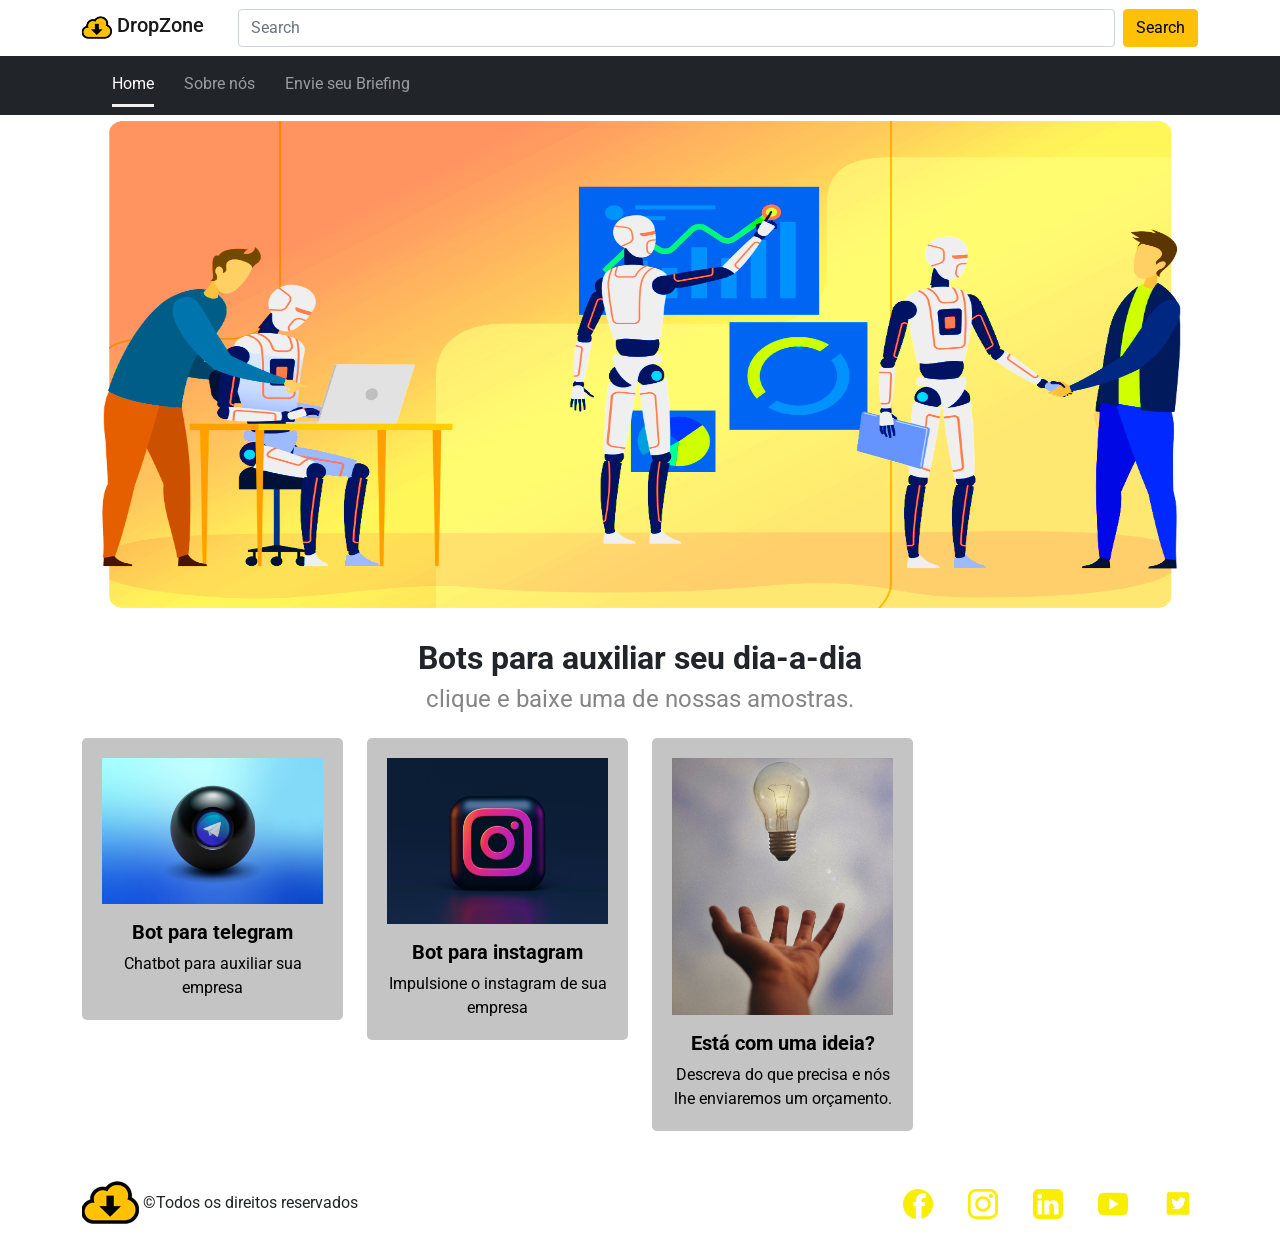
<file: bots.html>
<!DOCTYPE html>

<html lang="pt-br">
<head>
      <!-- Required meta tags -->
      <meta charset="utf-8">
      <meta name="viewport" content="width=device-width, initial-scale=1">
      <link rel="sortcut icon" href="img/Favicon.png" type="image/png">

      <!-- google fonts -->

      <link rel="preconnect" href="https://fonts.gstatic.com">
      <link href="https://fonts.googleapis.com/css2?family=Roboto:ital,wght@0,400;0,700;1,500;1,900&display=swap" rel="stylesheet">

      <!-- Bootstrap CSS -->

      <link rel="stylesheet" href="css/main.css">

      <title>DZ۰you dream, we come true!</title>
</head>

<body>
<!--------------------------------------header-------------------------------------------->
  <div id="header">
       <!--style menu-->
    <div class="container">
     <nav class="navbar navbar navbar-light justify-content-between auto">
         <span class="navbar-brand mb-0 h1">
           <img src="img/Favicon.png" width="30" height="30" class="d-inline-block align-text-top">
           DropZone
         </span>

        <!--Centralized Search-->

        <div class="largura d-flex"> 
              <input class="form-control me-2" type="search" placeholder="Search" aria-label="Search">
              <button class="btn btn-warning" type="submit">Search</button>
        </div>
          
      </nav>
    </div>

    <!--page menu-->

    <nav class="navbar navbar-expand navbar-dark bg-dark ">
        
        <div class="container">
       
        <button class="navbar-toggler" type="button" data-bs-toggle="collapse" data-bs-target="#navbarNavDropdown" aria-controls="navbarNavDropdown" aria-expanded="false" aria-label="Toggle navigation">
          <span class="navbar-toggler-icon"></span>
        </button>

        <div class="collapse navbar-collapse" id="navbarNavDropdown">
          <ul class="navbar-nav">
            <li class="nav-item">
              <a class="nav-link hv active" aria-current="page" href="index.html">Home</a>
            </li>
            <li class="nav-item ">
              <a class="nav-link hv" href="sobrenos.html">Sobre nós</a>
            </li>
            <li class="nav-item">
              <a class="nav-link hv" href="briefing.html">Envie seu Briefing</a>
            </li>
          </ul>
        </div>
    </nav>

  </div>
<!--------------------------------------//header\\-------------------------------------------->
<div class="container">
   <img src="img/bots.png" class="paisagem ">
</div>
<!---------------------------------------Project´s-------------------------------------------->
  <div id="cards" class="block container">

    <div class="container">
      <h2 class="title text-center mt-4"> Bots para auxiliar seu dia-a-dia</h2>
      <h4 class= "subtittle text-center mb-4">clique e baixe uma de nossas amostras.</h4>
    </div>
    <div class="row"> 
      <div class="col-lg-3 col-mb-6 mb-4 mb-lg-0 ">
        <a href="bots/telegram bot.rar" class="destaque">
          <div class="img-container mb-3">
            <img src="img/telegram.jpg" class="img-fluid">
          </div>
          <h5>Bot para telegram</h5>
          <p class="mb-0"> Chatbot para auxiliar sua empresa </p>
        </a>
      </div>

      <div class="col-lg-3 col-mb-6 mb-4 mb-lg-0">
        <a href="bots/instagram bot.rar" class="destaque">
          <div class="img-container mb-3">
            <img src="img/instagram.jpg" class="img-fluid">
          </div>
          <h5> Bot para instagram </h5>
          <p class="mb-0">Impulsione o instagram de sua empresa</p>
        </a>
      </div>
      <div class="col-lg-3 col-mb-6 mb-4 mb-lg-0">
        <a href="https://erllanrego.github.io/ParallaxTurismo-CSS/" class="destaque">
          <div class="img-container mb-3">
            <img src="img/ideia.jpg" class="img-fluid">
          </div>
          <h5>Está com uma ideia?</h5>
          <p class="mb-0"> Descreva do que precisa e nós lhe enviaremos um orçamento.</p>
        </a>
      </div>
    </div>
    

  </div>





<!-------------------------------------//Project´s-------------------------------------------->





      <!-- Bootstrap Bundle with Popper -->
      <script src="https://cdn.jsdelivr.net/npm/bootstrap@5.0.0-beta3/dist/js/bootstrap.bundle.min.js" integrity="sha384-JEW9xMcG8R+pH31jmWH6WWP0WintQrMb4s7ZOdauHnUtxwoG2vI5DkLtS3qm9Ekf" crossorigin="anonymous"></script>

         <!--Rodade-->
         <div id="rodape">
          <div class="logo py-4 container">
            <div class="row">
                <div class="col-md-6 align-self-center">
                  <img src="img/Favicon.png" class="img-fluid"> &copy;Todos os direitos reservados
                </div>
                <div class="col-md-6 align-self-center">
                  <ul>
                      <li>
                        <a href="#"><img src="img/rodape/Facebook.png " class="icorp"></a>
                      </li>
                      <li>
                        <a href="#"><img src="img/rodape/instagram.png" class="icorp"></a>
                      </li>
                      <li>
                        <a href="#"><img src="img/rodape/linjpg.png" class="icorp"></a>
                      </li>
                      <li>
                        <a href="#"><img src="img/rodape/you.png" class="icorp"></a>
                      </li>
                      <li>
                        <a href="#"><img src="img/rodape/tw.png" class="icorp"></a>
                      </li>
                  </ul>
                </div>
            </div>
          </div>
        </div>
      <!--//Rodade-->
      

</body>

</html>
</file>
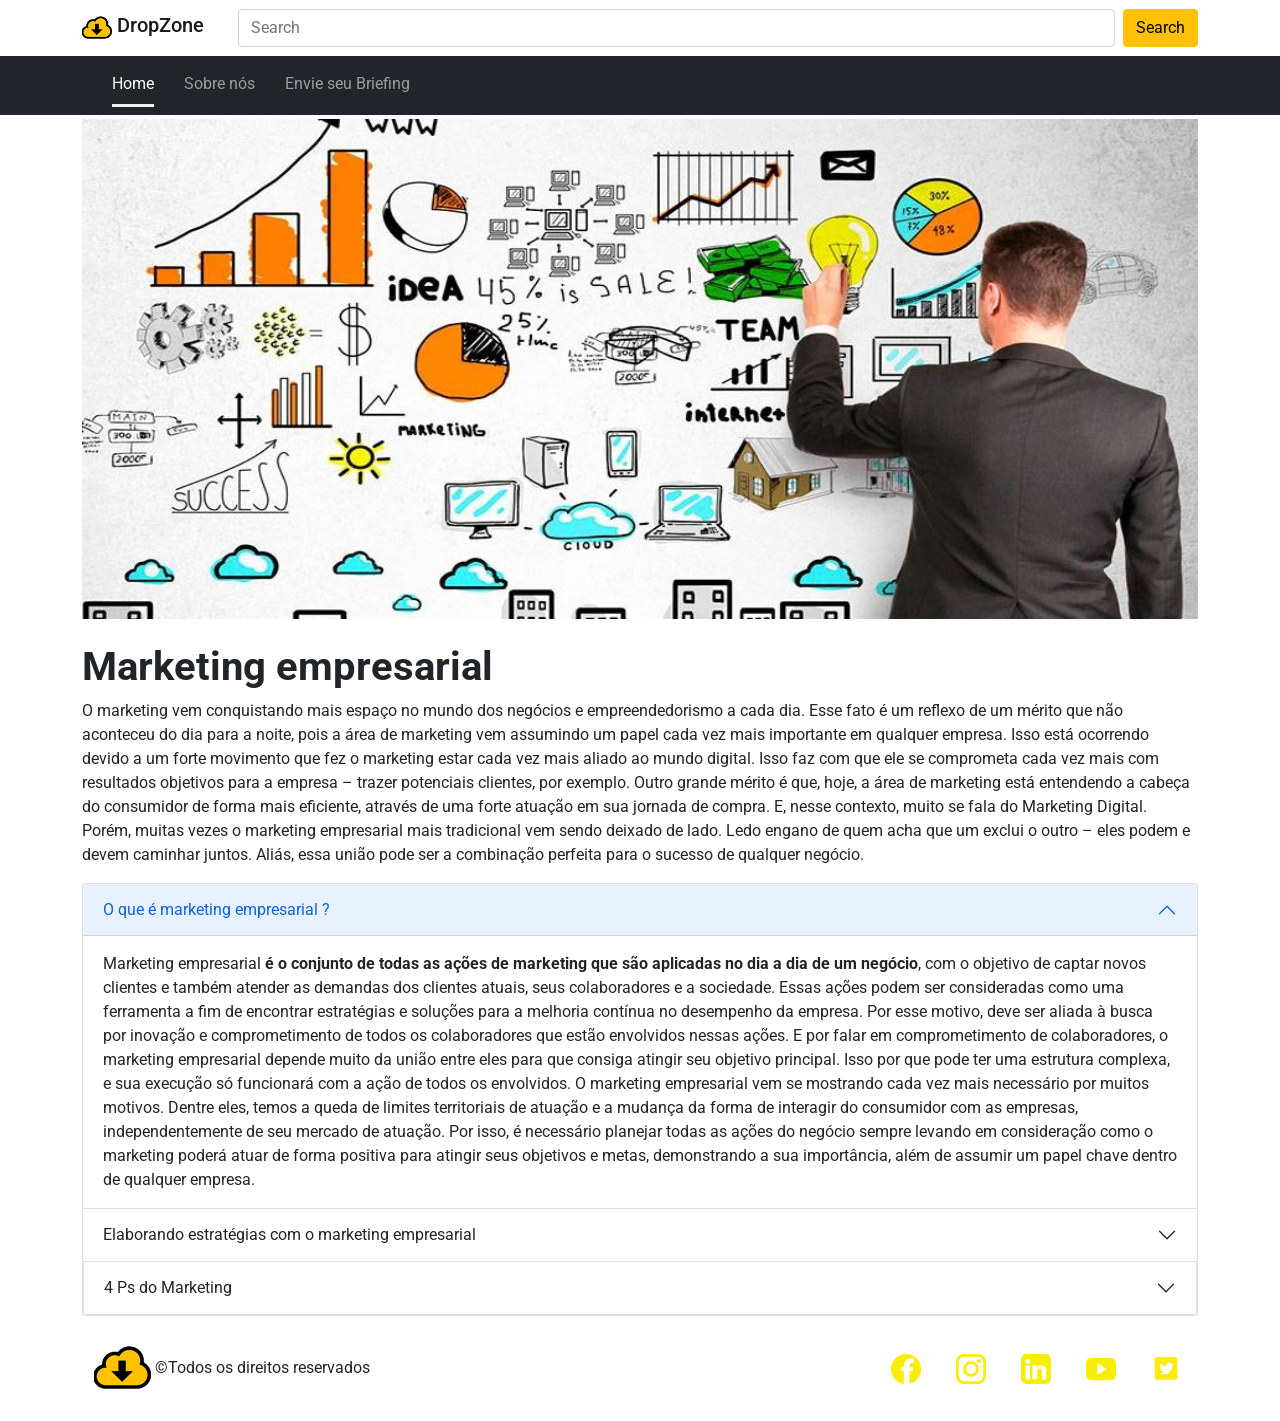
<file: marketingEmpresa.html>
<!DOCTYPE html>

<html lang="pt-br">

<head>
  <!-- Required meta tags -->
  <meta charset="utf-8">
  <meta name="viewport" content="width=device-width, initial-scale=1">
  <link rel="sortcut icon" href="img/Favicon.png" type="image/png">

  <!-- google fonts -->

  <link rel="preconnect" href="https://fonts.gstatic.com">
  <link href="https://fonts.googleapis.com/css2?family=Roboto:ital,wght@0,400;0,700;1,500;1,900&display=swap"
    rel="stylesheet">

  <!-- Bootstrap CSS -->

  <link rel="stylesheet" href="css/main.css">

  <title>DZ۰you dream, we come true!</title>
</head>

<body>
  <!--------------------------------------header-------------------------------------------->
  <div id="header">
    <!--style menu-->
    <div class="container">
      <nav class="navbar navbar navbar-light justify-content-between auto">
        <span class="navbar-brand mb-0 h1">
          <img src="img/Favicon.png" width="30" height="30" class="d-inline-block align-text-top">
          DropZone
        </span>

        <!--Centralized Search-->

        <div class="largura d-flex">
          <input class="form-control me-2" type="search" placeholder="Search" aria-label="Search">
          <button class="btn btn-warning" type="submit">Search</button>
        </div>

      </nav>
    </div>

    <!--page menu-->

    <nav class="navbar navbar-expand navbar-dark bg-dark ">

      <div class="container">

        <button class="navbar-toggler" type="button" data-bs-toggle="collapse" data-bs-target="#navbarNavDropdown"
          aria-controls="navbarNavDropdown" aria-expanded="false" aria-label="Toggle navigation">
          <span class="navbar-toggler-icon"></span>
        </button>

        <div class="collapse navbar-collapse" id="navbarNavDropdown">
          <ul class="navbar-nav">
            <li class="nav-item">
              <a class="nav-link hv active" aria-current="page" href="index.html">Home</a>
            </li>
            <li class="nav-item ">
              <a class="nav-link hv" href="sobrenos.html">Sobre nós</a>
            </li>
            <li class="nav-item">
              <a class="nav-link hv" href="briefing.html">Envie seu Briefing</a>
            </li>
          </ul>
        </div>
    </nav>

  </div>
  <!--------------------------------------//header\\-------------------------------------------->
  <!----------------------------------------SLIDER---------------------------------------------->
  <div class="container mt-1">
    <img src="img/ME.jpg" class="paisagem">
  </div>

  <!----------------------------------------SLIDER---------------------------------------------->
  <!---------------------------------------Project´s-------------------------------------------->
  <div class="container mt-4">
    <h1>Marketing empresarial</h1>
    <p>O marketing vem conquistando mais espaço no mundo dos negócios e empreendedorismo a cada dia. Esse fato é um
      reflexo de um mérito que não aconteceu do dia para a noite, pois a área de marketing vem assumindo um papel cada
      vez mais importante em qualquer empresa.
      Isso está ocorrendo devido a um forte movimento que fez o marketing estar cada vez mais aliado ao mundo digital.
      Isso faz com que ele se comprometa cada vez mais com resultados objetivos para a empresa – trazer potenciais
      clientes, por exemplo.
      Outro grande mérito é que, hoje, a área de marketing está entendendo a cabeça do consumidor de forma mais
      eficiente, através de uma forte atuação em sua jornada de compra.
      E, nesse contexto, muito se fala do Marketing Digital. Porém, muitas vezes o marketing empresarial mais
      tradicional vem sendo deixado de lado. Ledo engano de quem acha que um exclui o outro – eles podem e devem
      caminhar juntos. Aliás, essa união pode ser a combinação perfeita para o sucesso de qualquer negócio.


    <div class="accordion" id="accordionExample">
      <div class="accordion-item">
        <h2 class="accordion-header" id="headingOne">
          <button class="accordion-button" type="button" data-bs-toggle="collapse" data-bs-target="#collapseOne"
            aria-expanded="true" aria-controls="collapseOne">
            O que é marketing empresarial ?
          </button>
        </h2>
        <div id="collapseOne" class="accordion-collapse collapse show" aria-labelledby="headingOne"
          data-bs-parent="#accordionExample">
          <div class="accordion-body">
            Marketing empresarial <strong>é
              o conjunto de todas as ações de marketing que são aplicadas no dia a dia de um negócio</strong>, com o
            objetivo de
            captar novos clientes e também atender as demandas dos clientes atuais, seus colaboradores e a sociedade.
            Essas ações podem ser consideradas como uma ferramenta a fim de encontrar estratégias e soluções para a
            melhoria contínua no desempenho da empresa. Por esse motivo, deve ser aliada à busca por inovação e
            comprometimento de todos os colaboradores que estão envolvidos nessas ações.
            E por falar em comprometimento de colaboradores, o marketing empresarial depende muito da união entre eles
            para que consiga atingir seu objetivo principal. Isso por que pode ter uma estrutura complexa, e sua
            execução só funcionará com a ação de todos os envolvidos.
            O marketing empresarial vem se mostrando cada vez mais necessário por muitos motivos. Dentre eles, temos a
            queda de limites territoriais de atuação e a mudança da forma de interagir do consumidor com as empresas,
            independentemente de seu mercado de atuação.
            Por isso, é necessário planejar todas as ações do negócio sempre levando em consideração como o marketing
            poderá atuar de forma positiva para atingir seus objetivos e metas, demonstrando a sua importância, além de
            assumir um papel chave dentro de qualquer empresa.

          </div>
        </div>
      </div>
      <div class="accordion-item">
        <h2 class="accordion-header" id="headingTwo">
          <button class="accordion-button collapsed" type="button" data-bs-toggle="collapse"
            data-bs-target="#collapseTwo" aria-expanded="false" aria-controls="collapseTwo">
            Elaborando estratégias com o marketing empresarial
          </button>
        </h2>
        <div id="collapseTwo" class="accordion-collapse collapse" aria-labelledby="headingTwo"
          data-bs-parent="#accordionExample">
          <div class="accordion-body">
            Para que as estratégias da empresa sejam elaboradas de forma a atender às boas práticas do marketing
            empresarial, deve-se levar em consideração o que se chama de 4 Ps do Marketing: <strong> Produto, Preço,
              Praça e
              Promoção.</strong>
          </div>
        </div>
        <div class="accordion-item">
          <h2 class="accordion-header" id="headingThree">
            <button class="accordion-button collapsed" type="button" data-bs-toggle="collapse"
              data-bs-target="#collapseThree" aria-expanded="false" aria-controls="collapseThree">
              4 Ps do Marketing
            </button>
          </h2>
          <div id="collapseThree" class="accordion-collapse collapse" aria-labelledby="headingThree"
            data-bs-parent="#accordionExample">
            <div class="accordion-body">
              <h6>Produto</h6>
              O primeiro P está relacionado com o que o negócio irá vender, independentemente se será um produto ou
              serviço.
              Aqui é o momento de mostrar que a empresa não está vendendo somente um serviço ou produto e sim uma
              solução ou uma maneira de sanar o problema que ela se propõe a resolver.
              É de extrema importância transmitir isso com clareza, além de destacar os seus diferenciais.
              <br>  
              <h6>Preço</h6>
              O preço nada mais é do que o valor monetário que a empresa está assumindo que vale pela troca de seus
              serviços.
              Por isso é importante que ele seja considerado justo para ambas as partes, tanto para a empresa, tanto
              para o consumidor.
              Negócios que expõem a maneira de precificação do produto de forma transparente associando com suas
              vantagens, ganham uma credibilidade maior por parte do seu público-alvo.

              <h6>Praça</h6>
              Tradicionalmente, a praça é considerada o ponto comercial da empresa. Indo mais a fundo, na verdade
              significa a maneira com que o produto ou serviço será distribuído.
              Sabemos que majoritariamente os negócios não distribuem seus produtos somente através de um ponto físico,
              então há diversas maneiras de fazer isso. Podemos citar como exemplos catálogos, revendedores, parceiros e
              a internet.

             <h6>Promoção</h6>
              O último P se refere à promoção, que nada mais é do que a divulgação do produto. Ou seja, quais são os
              canais em que a empresa irá investir para expor e demonstrar ao mundo a sua solução.
              Nesse sentido, é importante levar em consideração quais são os melhores canais de divulgação para
              encontrar seu público-alvo, como irá investir neles e, após isso, como será o processo de vendas por meio
              deles.

            </div>
          </div>
        </div>
      
        
      </div>
    </div>




    <!-------------------------------------//Project´s-------------------------------------------->
    <!--Rodade-->
    <div id="rodape">
      <div class="logo py-4 container">
        <div class="row">
          <div class="col-md-6 align-self-center">
            <img src="img/Favicon.png" class="img-fluid"> &copy;Todos os direitos reservados
          </div>
          <div class="col-md-6 align-self-center">
            <ul>
              <li>
                <a href="#"><img src="img/rodape/Facebook.png " class="icorp"></a>
              </li>
              <li>
                <a href="#"><img src="img/rodape/instagram.png" class="icorp"></a>
              </li>
              <li>
                <a href="#"><img src="img/rodape/linjpg.png" class="icorp"></a>
              </li>
              <li>
                <a href="#"><img src="img/rodape/you.png" class="icorp"></a>
              </li>
              <li>
                <a href="#"><img src="img/rodape/tw.png" class="icorp"></a>
              </li>
            </ul>
          </div>
        </div>
      </div>
    </div>
    <!--//Rodade-->





    <!-- Bootstrap Bundle with Popper -->
    <script src="https://cdn.jsdelivr.net/npm/bootstrap@5.0.0-beta3/dist/js/bootstrap.bundle.min.js"
      integrity="sha384-JEW9xMcG8R+pH31jmWH6WWP0WintQrMb4s7ZOdauHnUtxwoG2vI5DkLtS3qm9Ekf"
      crossorigin="anonymous"></script>

</body>

</html>
</file>
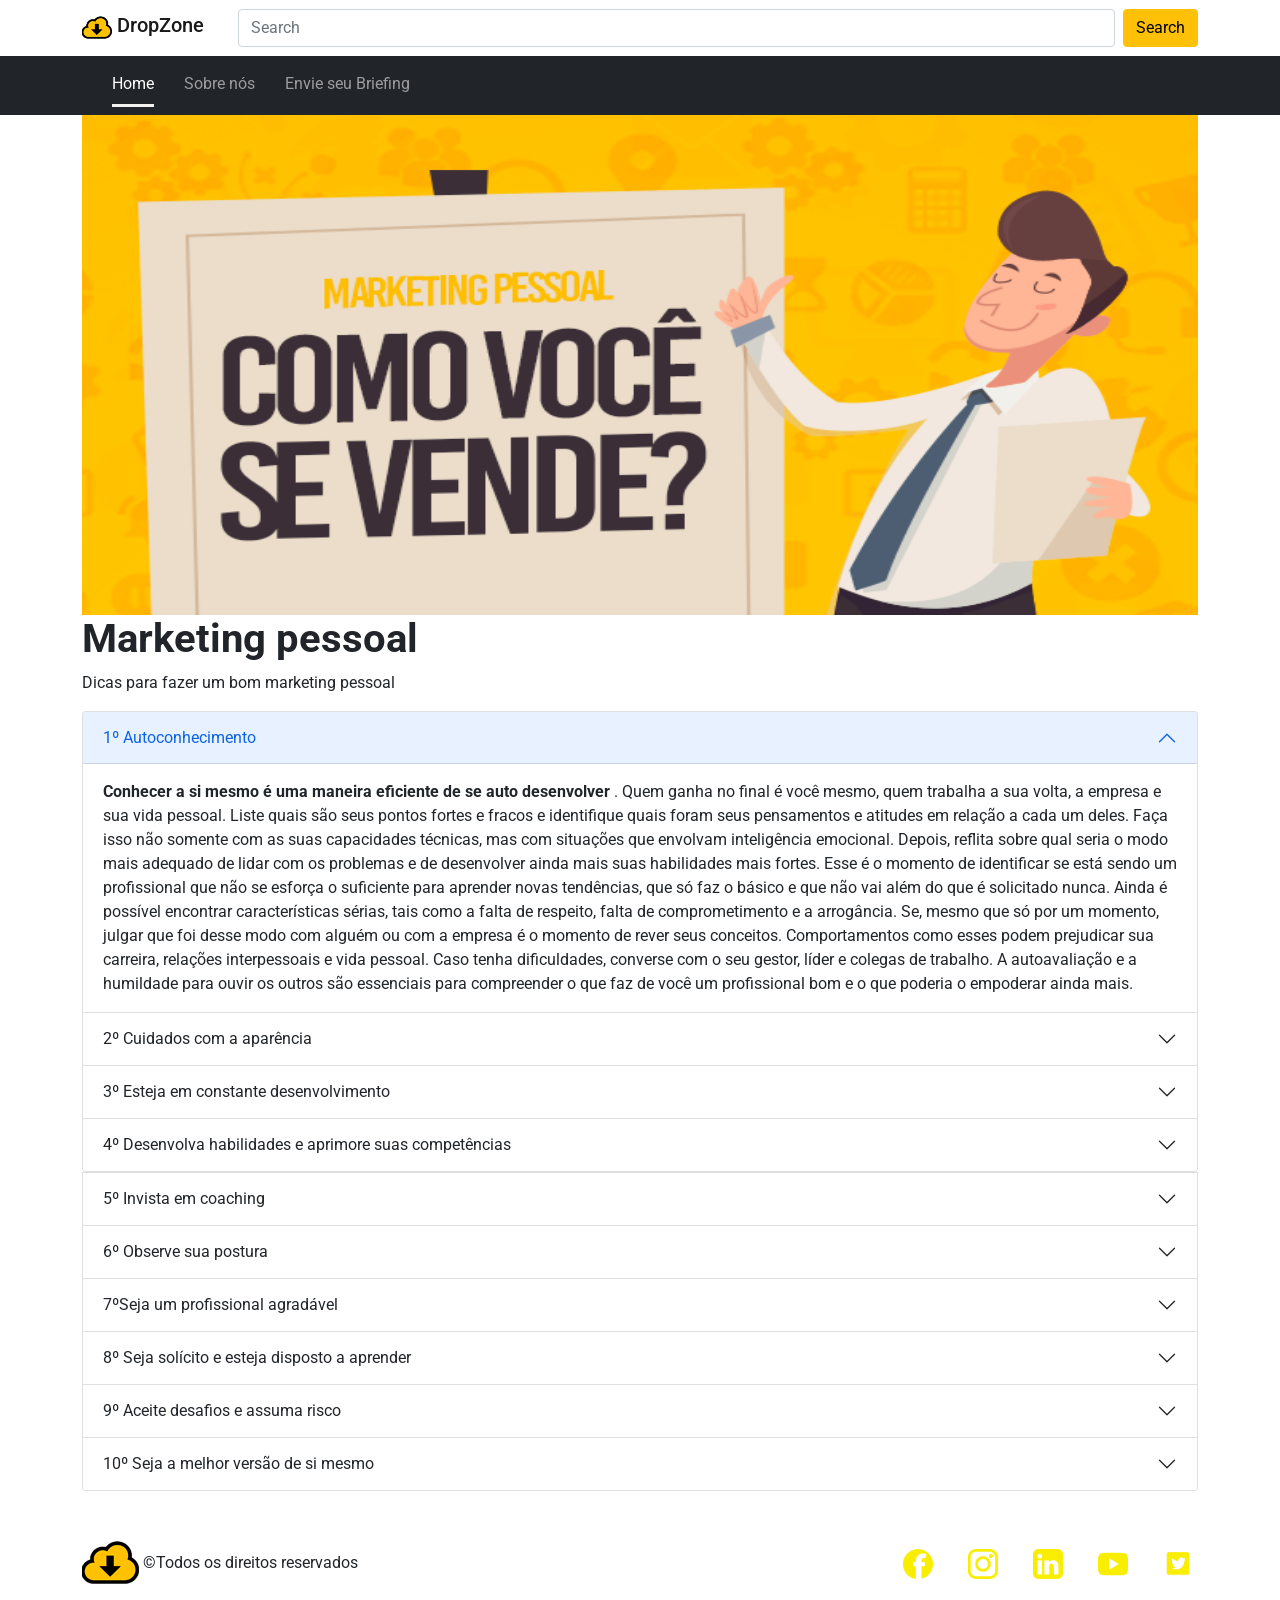
<file: marketingPessoal.html>
<!--Dropzone-Portfolio Project -->
<!DOCTYPE html>

<html lang="pt-br">

<head>
  <!-- Required meta tags -->
  <meta charset="utf-8">
  <meta name="viewport" content="width=device-width, initial-scale=1">
  <link rel="sortcut icon" href="img/Favicon.png" type="image/png">

  <!-- google fonts -->

  <link rel="preconnect" href="https://fonts.gstatic.com">
  <link href="https://fonts.googleapis.com/css2?family=Roboto:ital,wght@0,400;0,700;1,500;1,900&display=swap"
    rel="stylesheet">

  <!-- Bootstrap CSS -->

  <link rel="stylesheet" href="css/main.css">

  <title>DZ۰you dream, we come true!</title>
</head>

<body>
  <!--------------------------------------header-------------------------------------------->
  <div id="header">
    <!--style menu-->
    <div class="container">
      <nav class="navbar navbar navbar-light justify-content-between auto">
        <span class="navbar-brand mb-0 h1">
          <img src="img/Favicon.png" width="30" height="30" class="d-inline-block align-text-top">
          DropZone
        </span>

        <!--Centralized Search-->

        <div class="largura d-flex">
          <input class="form-control me-2" type="search" placeholder="Search" aria-label="Search">
          <button class="btn btn-warning" type="submit">Search</button>
        </div>

      </nav>
    </div>

    <!--page menu-->

    <nav class="navbar navbar-expand navbar-dark bg-dark ">

      <div class="container">

        <button class="navbar-toggler" type="button" data-bs-toggle="collapse" data-bs-target="#navbarNavDropdown"
          aria-controls="navbarNavDropdown" aria-expanded="false" aria-label="Toggle navigation">
          <span class="navbar-toggler-icon"></span>
        </button>

        <div class="collapse navbar-collapse" id="navbarNavDropdown">
          <ul class="navbar-nav">
            <li class="nav-item">
              <a class="nav-link hv active" aria-current="page" href="index.html">Home</a>
            </li>
            <li class="nav-item ">
              <a class="nav-link hv" href="sobrenos.html">Sobre nós</a>
            </li>
            <li class="nav-item">
              <a class="nav-link hv" href="briefing.html">Envie seu Briefing</a>
            </li>
          </ul>
        </div>
    </nav>

  </div>
  <!--------------------------------------//header\\-------------------------------------------->
  <!----------------------------------------SLIDER---------------------------------------------->
  <div class=" container">
    <img src="img/MP1.png" class="paisagem">

  </div>

  <div class="slider">

    <div id="slider">

      <div class="container block">

        <!----------------------------------------SLIDER---------------------------------------------->
        <!---------------------------------------Project´s-------------------------------------------->
        <h1>Marketing pessoal</h1>
        <p>Dicas para fazer um bom marketing pessoal

        <div class="accordion" id="accordionExample">
          <div class="accordion-item">
            <h2 class="accordion-header" id="headingOne">
              <button class="accordion-button" type="button" data-bs-toggle="collapse" data-bs-target="#collapseOne"
                aria-expanded="true" aria-controls="collapseOne">
                1º Autoconhecimento
              </button>
            </h2>
            <div id="collapseOne" class="accordion-collapse collapse show" aria-labelledby="headingOne"
              data-bs-parent="#accordionExample">
              <div class="accordion-body">
                <strong> Conhecer a si mesmo é uma maneira eficiente de se auto desenvolver</strong> . Quem ganha no
                final é você mesmo, quem trabalha a sua volta, a empresa e sua vida pessoal. Liste quais são seus pontos
                fortes e fracos e identifique quais foram seus pensamentos e atitudes em relação a cada um deles. Faça
                isso não somente com as suas capacidades técnicas, mas com situações que envolvam inteligência
                emocional. Depois, reflita sobre qual seria o modo mais adequado de lidar com os problemas e de
                desenvolver ainda mais suas habilidades mais fortes.

                Esse é o momento de identificar se está sendo um profissional que não se esforça o suficiente para
                aprender novas tendências, que só faz o básico e que não vai além do que é solicitado nunca. Ainda é
                possível encontrar características sérias, tais como a falta de respeito, falta de comprometimento e a
                arrogância. Se, mesmo que só por um momento, julgar que foi desse modo com alguém ou com a empresa é o
                momento de rever seus conceitos. Comportamentos como esses podem prejudicar sua carreira, relações
                interpessoais e vida pessoal.

                Caso tenha dificuldades, converse com o seu gestor, líder e colegas de trabalho. A autoavaliação e a
                humildade para ouvir os outros são essenciais para compreender o que faz de você um profissional bom e o
                que poderia o empoderar ainda mais. <code></code>
              </div>
            </div>
          </div>
          <div class="accordion-item">
            <h2 class="accordion-header" id="headingTwo">
              <button class="accordion-button collapsed" type="button" data-bs-toggle="collapse"
                data-bs-target="#collapseTwo" aria-expanded="false" aria-controls="collapseTwo">
                2º Cuidados com a aparência
              </button>
            </h2>
            <div id="collapseTwo" class="accordion-collapse collapse" aria-labelledby="headingTwo"
              data-bs-parent="#accordionExample">
              <div class="accordion-body">
                Seja no trabalho ou fora dele, manter a aparência adequada ao contexto em que está é
                <strong>fundamental</strong>. Este é um dos itens mais importantes na hora de fazer seu marketing
                pessoal, pois suas vestimentas demonstram a imagem que você deseja passar para os outros. Se a empresa
                exigir que você vista social, você deve seguir as regras. Assim como se ela permitir que você se vista
                estilo esporte fino.
              </div>
            </div>
          </div>
          <div class="accordion-item">
            <h2 class="accordion-header" id="headingThree">
              <button class="accordion-button collapsed" type="button" data-bs-toggle="collapse"
                data-bs-target="#collapseThree" aria-expanded="false" aria-controls="collapseThree">
                3º Esteja em constante desenvolvimento
              </button>
            </h2>
            <div id="collapseThree" class="accordion-collapse collapse" aria-labelledby="headingThree"
              data-bs-parent="#accordionExample">
              <div class="accordion-body">
                Mesmo que você seja um excelente profissional, é sempre importante não cair na<strong>zona de
                  conforto</strong>. Portanto, esteja em constante desenvolvimento e aprendizado: utilize seu tempo
                livre para investir em capacitação e adquirir novas sabedorias, seja por meio de formações e
                treinamentos, aprendendo um novo idioma ou participando de palestras, workshops e programas de
                motivação. Lembre-se de que o conhecimento nunca é demais e que você sempre pode melhorar!
              </div>
            </div>
          </div>
          <div class="accordion-item">
            <h2 class="accordion-header" id="headingFour">
              <button class="accordion-button collapsed" type="button" data-bs-toggle="collapse"
                data-bs-target="#collapseFour" aria-expanded="false" aria-controls="collapseFour">
                4º Desenvolva habilidades e aprimore suas competências
              </button>
            </h2>
            <div id="collapseFour" class="accordion-collapse collapse" aria-labelledby="headingFour"
              data-bs-parent="#accordionExample">
              <div class="accordion-body">
                Outro fator importante para o marketing pessoal está relacionado ao desenvolvimento de talentos,
                capacidades e habilidades que levem ao crescimento contínuo. Avalie seus pontos fortes, identifique
                aqueles que podem ser potencializados e também os que precisam de melhoria.
              </div>
            </div>
          </div>
        </div>
        <div class="accordion-item">
          <h2 class="accordion-header" id="headingfive">
            <button class="accordion-button collapsed" type="button" data-bs-toggle="collapse"
              data-bs-target="#collapsefive" aria-expanded="false" aria-controls="five">
              5º Invista em coaching
            </button>
          </h2>
          <div id="collapsefive" class="accordion-collapse collapse" aria-labelledby="headingfive"
            data-bs-parent="#accordionExample">
            <div class="accordion-body">
              Os dois itens que falei acima são essenciais e podem ser aprimorados com o método coaching. Se você já for
              um líder, é interessante investir na formação de “Leader Coach Training – LCT”, que é ágil e muito efetiva
              para a capacitação de líderes de alta performance. Você também pode estar em busca do “Professional & Self
              Coaching – PSC”, um curso denso que investigue sua personalidade e busque desenvolver você ao máximo para
              conseguir uma transformação pessoal e profissional.
            </div>
          </div>
        </div>

        <div class="accordion-item">
          <h2 class="accordion-header" id="headingsix">
            <button class="accordion-button collapsed" type="button" data-bs-toggle="collapse"
              data-bs-target="#collapsesix" aria-expanded="false" aria-controls="five">
              6º Observe sua postura
            </button>
          </h2>
          <div id="collapsesix" class="accordion-collapse collapse" aria-labelledby="headingsix"
            data-bs-parent="#accordionExample">
            <div class="accordion-body">
              Ter empatia também faz parte de uma estratégia de marketing pessoal. Tenha certeza de que está olhando nos olhos
        e fazendo uma escuta ativa da pessoa que está falando com você, ou seja, pare o que está fazendo e ouça com
        atenção. Pequenos gestos como esses demonstram dedicação e respeito pelo próximo.
            </div>
          </div>
        </div>

        <div class="accordion-item">
          <h2 class="accordion-header" id="headingseven">
            <button class="accordion-button collapsed" type="button" data-bs-toggle="collapse"
              data-bs-target="#collapseseven" aria-expanded="false" aria-controls="five">
              7ºSeja um profissional agradável
            </button>
          </h2>
          <div id="collapseseven" class="accordion-collapse collapse" aria-labelledby="headingseven"
            data-bs-parent="#accordionExample">
            <div class="accordion-body">
              Para garantir um bom marketing pessoal, você precisa aprender a atrair e cativar seus colegas de trabalho,
              superiores e, principalmente, seus clientes. Para isso, demonstre simpatia, empatia e acolhimento. Seja uma
              pessoa com que os outros gostariam de conviver.
            </div>
          </div>
        </div>

        <div class="accordion-item">
          <h2 class="accordion-header" id="headingeight">
            <button class="accordion-button collapsed" type="button" data-bs-toggle="collapse"
              data-bs-target="#collapseeight" aria-expanded="false" aria-controls="five">
              8º Seja solícito e esteja disposto a aprender
            </button>
          </h2>
          <div id="collapseeight" class="accordion-collapse collapse" aria-labelledby="headingeight"
            data-bs-parent="#accordionExample">
            <div class="accordion-body">
              A humildade é uma característica valiosa para qualquer profissional. A capacidade de ouvir, de aprender com os
              outros e de se dispor a ajudar são atitudes essenciais para ser visto com bons olhos na empresa onde você atua e
              no mercado como um todo.
            </div>
          </div>
        </div>

        <div class="accordion-item">
          <h2 class="accordion-header" id="headingnine">
            <button class="accordion-button collapsed" type="button" data-bs-toggle="collapse"
              data-bs-target="#collapsenine" aria-expanded="false" aria-controls="five">
            9º Aceite desafios e assuma risco
            </button>
          </h2>
          <div id="collapsenine" class="accordion-collapse collapse" aria-labelledby="headingnine"
            data-bs-parent="#accordionExample">
            <div class="accordion-body">
              Esta é uma atitude importantíssima para potencializar ainda mais seu marketing pessoal: não se contente com a
              rotina diária de trabalho e se proponha a ir cada vez mais além, aceitando novos desafios e assumindo todos os
              riscos e as responsabilidades que eles trazem. Exerça sua criatividade e proatividade!
      
              Busque por soluções novas para processos antigos, identifique possíveis focos de problema, aproveite
              oportunidades para estudar mais e entregar um trabalho melhor e reflita sobre maneiras diferentes de obter bons
              resultados. Comportamentos como esses demonstram que você é um profissional dedicado e disposto a dar o máximo
              de si todos os dias.
            </div>
          </div>
        </div>

        <div class="accordion-item">
          <h2 class="accordion-header" id="headingten">
            <button class="accordion-button collapsed" type="button" data-bs-toggle="collapse"
              data-bs-target="#collapseten" aria-expanded="false" aria-controls="five">
           10º Seja a melhor versão de si mesmo
            </button>
          </h2>
          <div id="collapseten" class="accordion-collapse collapse" aria-labelledby="headingten"
            data-bs-parent="#accordionExample">
            <div class="accordion-body">
              Não importa quais sejam seus pontos para otimização, busque sempre ser a melhor versão possível de si mesmo.
        Analise seu investimento em marketing pessoal como uma maneira de se destacar e de evoluir profissionalmente e
        pessoalmente.


        O marketing pessoal é a forma como você promove sua própria imagem. É o famoso “vender o peixe”. Trata-se de uma
        ferramenta fundamental para qualquer profissional, pois está relacionada diretamente a sua reputação, ou seja,
        como você é visto e avaliado pelas outras pessoas.

        Muitos itens podem compor a imagem que as pessoas têm de você e formar o seu marketing pessoal. Modo de se
        vestir, comportamento, atitudes, discursos, vocabulário, valores e objetivos são apenas alguns deles.

        O modo que os outros irão enxergar você depende do que você faz com essas características. Se o seu modo de se
        vestir está adequado à cultura da empresa, se o seu comportamento é respeitoso com todos, se suas atitudes
        correspondem aos seus discursos, se o vocabulário não é ofensivo e se seus valores e objetivos não contradizem o
        que a empresa busca. Viu como todo detalhe conta? Por isso que é importante investir em seu marketing pessoal.
            </div>
          </div>
        </div>
      </div>

      <!--test-->
      <!-------------------------------------//Project´s-------------------------------------------->
      <!--Rodade-->
      <div id="rodape">
        <div class="logo py-4 container">
          <div class="row">
            <div class="col-md-6 align-self-center">
              <img src="img/Favicon.png" class="img-fluid"> &copy;Todos os direitos reservados
            </div>
            <div class="col-md-6 align-self-center">
              <ul>
                <li>
                  <a href="#"><img src="img/rodape/Facebook.png " class="icorp"></a>
                </li>
                <li>
                  <a href="#"><img src="img/rodape/instagram.png" class="icorp"></a>
                </li>
                <li>
                  <a href="#"><img src="img/rodape/linjpg.png" class="icorp"></a>
                </li>
                <li>
                  <a href="#"><img src="img/rodape/you.png" class="icorp"></a>
                </li>
                <li>
                  <a href="#"><img src="img/rodape/tw.png" class="icorp"></a>
                </li>
              </ul>
            </div>
          </div>
        </div>
      </div>
      <!--//Rodade-->





      <!-- Bootstrap Bundle with Popper -->
      <script src="https://cdn.jsdelivr.net/npm/bootstrap@5.0.0-beta3/dist/js/bootstrap.bundle.min.js"
        integrity="sha384-JEW9xMcG8R+pH31jmWH6WWP0WintQrMb4s7ZOdauHnUtxwoG2vI5DkLtS3qm9Ekf"
        crossorigin="anonymous"></script>


</body>

</html>
</file>
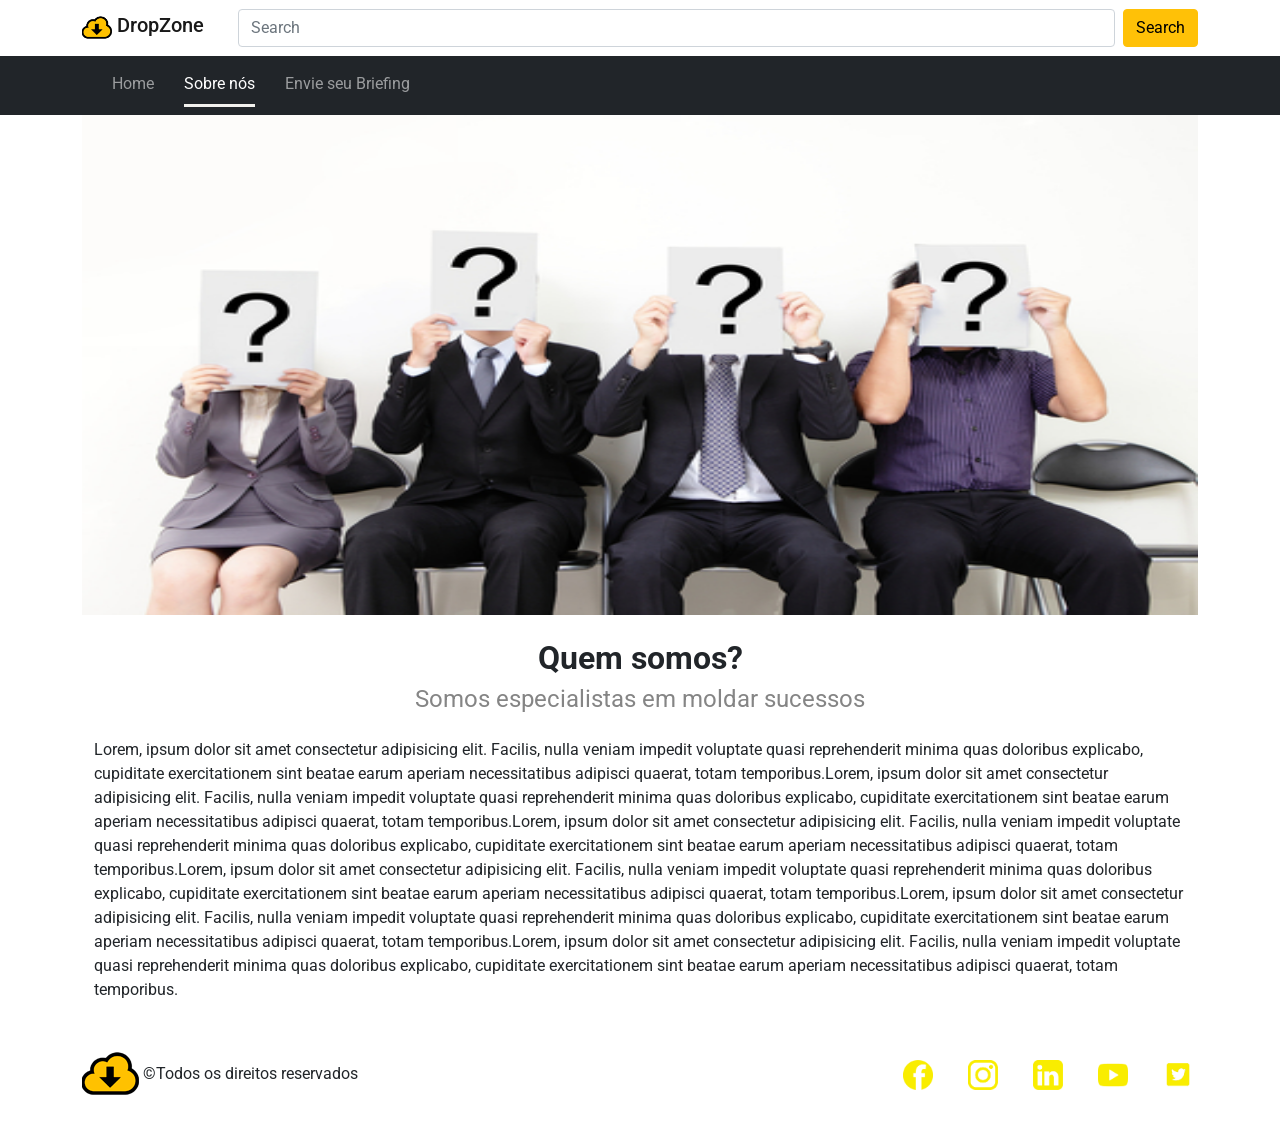
<file: sobrenos.html>
<!--Dropzone-Portfolio Project -->
<!DOCTYPE html>

<html lang="pt-br">

<head>
  <!-- Required meta tags -->
  <meta charset="utf-8">
  <meta name="viewport" content="width=device-width, initial-scale=1">
  <link rel="sortcut icon" href="img/Favicon.png" type="image/png">

  <!-- google fonts -->

  <link rel="preconnect" href="https://fonts.gstatic.com">
  <link href="https://fonts.googleapis.com/css2?family=Roboto:ital,wght@0,400;0,700;1,500;1,900&display=swap"
    rel="stylesheet">

  <!-- Bootstrap CSS -->

  <link rel="stylesheet" href="css/main.css">

  <title>DZ۰you dream, we come true!</title>
</head>

<body>
  <!--------------------------------------header-------------------------------------------->
  <div id="header">
    <!--style menu-->
    <div class="container">
      <nav class="navbar navbar navbar-light justify-content-between auto">
        <span class="navbar-brand mb-0 h1">
          <img src="img/Favicon.png" width="30" height="30" class="d-inline-block align-text-top">
          DropZone
        </span>

        <!--Centralized Search-->

        <div class="largura d-flex">
          <input class="form-control me-2" type="search" placeholder="Search" aria-label="Search">
          <button class="btn btn-warning" type="submit">Search</button>
        </div>

      </nav>
    </div>

    <!--page menu-->

    <nav class="navbar navbar-expand navbar-dark bg-dark ">

      <div class="container">

        <button class="navbar-toggler" type="button" data-bs-toggle="collapse" data-bs-target="#navbarNavDropdown"
          aria-controls="navbarNavDropdown" aria-expanded="false" aria-label="Toggle navigation">
          <span class="navbar-toggler-icon"></span>
        </button>

        <div class="collapse navbar-collapse" id="navbarNavDropdown">
          <ul class="navbar-nav">
            <li class="nav-item">
              <a class="nav-link hv " aria-current="page" href="index.html">Home</a>
            </li>
            <li class="nav-item ">
              <a class="nav-link hv active" href="sobrenos.html">Sobre nós</a>
            </li>
            <li class="nav-item">
              <a class="nav-link hv" href="briefing.html">Envie seu Briefing</a>
            </li>
          </ul>
        </div>
    </nav>

  </div>
  <!--------------------------------------//header\\-------------------------------------------->
  <!----------------------------------------SLIDER---------------------------------------------->
<div class="container">
   <img src="img/quemsomos.jpg" class="paisagem" >
</div>

        <!----------------------------------------SLIDER---------------------------------------------->
        <!---------------------------------------Project´s-------------------------------------------->
        <div id="cards" class="block container">

          <div class="container mt-4 ">
            <h2 class="title text-center"> Quem somos? </h2>
            <h4 class="subtittle text-center mb-4">Somos especialistas em moldar sucessos</h4>
            <p>Lorem, ipsum dolor sit amet consectetur adipisicing elit. Facilis, nulla veniam impedit voluptate quasi
              reprehenderit minima quas doloribus explicabo, cupiditate exercitationem sint beatae earum aperiam
              necessitatibus adipisci quaerat, totam temporibus.Lorem, ipsum dolor sit amet consectetur adipisicing
              elit. Facilis, nulla veniam impedit voluptate quasi reprehenderit minima quas doloribus explicabo,
              cupiditate exercitationem sint beatae earum aperiam necessitatibus adipisci quaerat, totam
              temporibus.Lorem, ipsum dolor sit amet consectetur adipisicing elit. Facilis, nulla veniam impedit
              voluptate quasi reprehenderit minima quas doloribus explicabo, cupiditate exercitationem sint beatae earum
              aperiam necessitatibus adipisci quaerat, totam temporibus.Lorem, ipsum dolor sit amet consectetur
              adipisicing elit. Facilis, nulla veniam impedit voluptate quasi reprehenderit minima quas doloribus
              explicabo, cupiditate exercitationem sint beatae earum aperiam necessitatibus adipisci quaerat, totam
              temporibus.Lorem, ipsum dolor sit amet consectetur adipisicing elit. Facilis, nulla veniam impedit
              voluptate quasi reprehenderit minima quas doloribus explicabo, cupiditate exercitationem sint beatae earum
              aperiam necessitatibus adipisci quaerat, totam temporibus.Lorem, ipsum dolor sit amet consectetur
              adipisicing elit. Facilis, nulla veniam impedit voluptate quasi reprehenderit minima quas doloribus
              explicabo, cupiditate exercitationem sint beatae earum aperiam necessitatibus adipisci quaerat, totam
              temporibus.</p>
          </div>

        </div>
      </div>


    </div>





    <!-------------------------------------//Project´s-------------------------------------------->





    <!-- Bootstrap Bundle with Popper -->
    <script src="https://cdn.jsdelivr.net/npm/bootstrap@5.0.0-beta3/dist/js/bootstrap.bundle.min.js"
      integrity="sha384-JEW9xMcG8R+pH31jmWH6WWP0WintQrMb4s7ZOdauHnUtxwoG2vI5DkLtS3qm9Ekf"
      crossorigin="anonymous"></script>


    <footer>
      <!--Rodade-->
      <div id="rodape">
        <div class="logo py-4 container">
          <div class="row">
            <div class="col-md-6 align-self-center">
              <img src="img/Favicon.png" class="img-fluid"> &copy;Todos os direitos reservados
            </div>
            <div class="col-md-6 align-self-center">
              <ul>
                <li>
                  <a href="#"><img src="img/rodape/Facebook.png " class="icorp"></a>
                </li>
                <li>
                  <a href="#"><img src="img/rodape/instagram.png" class="icorp"></a>
                </li>
                <li>
                  <a href="#"><img src="img/rodape/linjpg.png" class="icorp"></a>
                </li>
                <li>
                  <a href="#"><img src="img/rodape/you.png" class="icorp"></a>
                </li>
                <li>
                  <a href="#"><img src="img/rodape/tw.png" class="icorp"></a>
                </li>
              </ul>
            </div>
          </div>
        </div>
      </div>
      <!--//Rodade-->


    </footer>

</body>

</html>
</file>
<file: css/main.css>
@import url(./bootstrap.min.css);
@import url(./style.css);
@import url(./config.css);
@import url(./universal.css);
@import url(./responsive.css);
</file>
